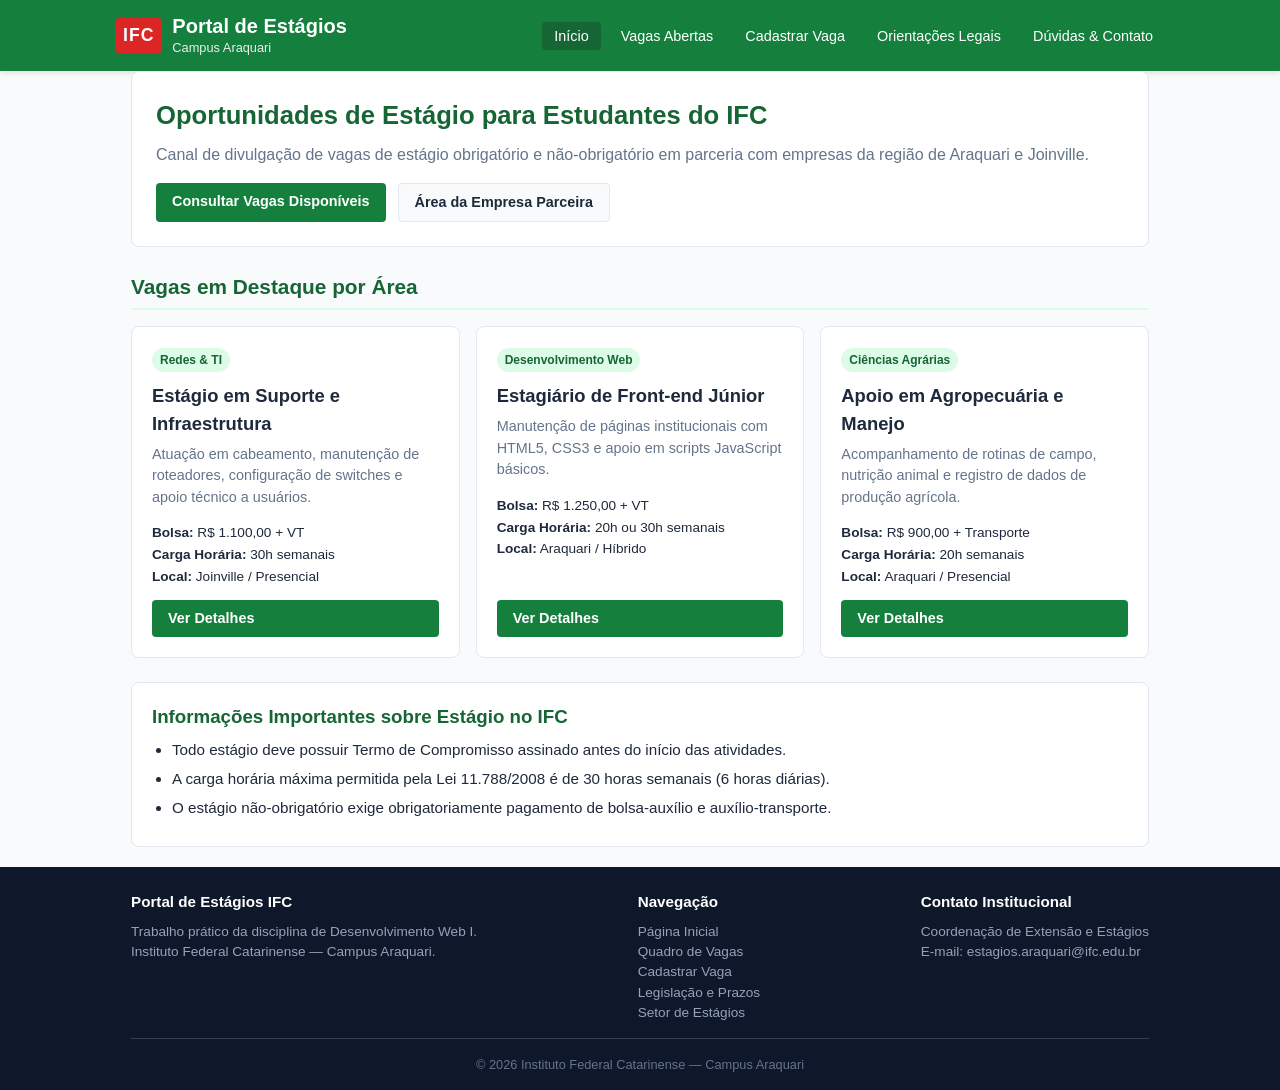
<file: index.html>
<!DOCTYPE html>
<html lang="pt-BR">
<head>
  <meta charset="UTF-8">
  <meta name="viewport" content="width=device-width, initial-scale=1.0">
  <title>Portal de Estágios IFC | Início</title>
  <link rel="stylesheet" href="css/style.css">
</head>
<body>

  <!-- Cabeçalho Institucional Compartilhado -->
  <header>
    <div class="container cabecalho-conteudo">
      <a href="index.html" class="marca">
        <span class="marca-sigla">IFC</span>
        <div class="marca-texto">
          <h1>Portal de Estágios</h1>
          <p>Campus Araquari</p>
        </div>
      </a>
      <nav aria-label="Navegação Principal">
        <ul>
          <li><a href="index.html" class="ativo">Início</a></li>
          <li><a href="vagas.html">Vagas Abertas</a></li>
          <li><a href="empresas.html">Cadastrar Vaga</a></li>
          <li><a href="sobre.html">Orientações Legais</a></li>
          <li><a href="contato.html">Dúvidas & Contato</a></li>
        </ul>
      </nav>
    </div>
  </header>

  <main class="container">

    <!-- Destaque / Apresentação -->
    <section class="hero">
      <h2>Oportunidades de Estágio para Estudantes do IFC</h2>
      <p>
        Canal de divulgação de vagas de estágio obrigatório e não-obrigatório em parceria com empresas da região de Araquari e Joinville.
      </p>
      <div class="botoes-hero">
        <a href="vagas.html" class="btn btn-primario">Consultar Vagas Disponíveis</a>
        <a href="empresas.html" class="btn btn-secundario">Área da Empresa Parceira</a>
      </div>
    </section>

    <!-- Resumo dos Cursos com Vagas Recentes -->
    <section>
      <h2 class="secao-titulo">Vagas em Destaque por Área</h2>
      <div class="grade-cards">
        <article class="card">
          <div>
            <span class="card-tag">Redes & TI</span>
            <h3>Estágio em Suporte e Infraestrutura</h3>
            <p>Atuação em cabeamento, manutenção de roteadores, configuração de switches e apoio técnico a usuários.</p>
            <div class="card-detalhes">
              <strong>Bolsa:</strong> R$ 1.100,00 + VT<br>
              <strong>Carga Horária:</strong> 30h semanais<br>
              <strong>Local:</strong> Joinville / Presencial
            </div>
          </div>
          <a href="vagas.html" class="btn btn-primario">Ver Detalhes</a>
        </article>

        <article class="card">
          <div>
            <span class="card-tag">Desenvolvimento Web</span>
            <h3>Estagiário de Front-end Júnior</h3>
            <p>Manutenção de páginas institucionais com HTML5, CSS3 e apoio em scripts JavaScript básicos.</p>
            <div class="card-detalhes">
              <strong>Bolsa:</strong> R$ 1.250,00 + VT<br>
              <strong>Carga Horária:</strong> 20h ou 30h semanais<br>
              <strong>Local:</strong> Araquari / Híbrido
            </div>
          </div>
          <a href="vagas.html" class="btn btn-primario">Ver Detalhes</a>
        </article>

        <article class="card">
          <div>
            <span class="card-tag">Ciências Agrárias</span>
            <h3>Apoio em Agropecuária e Manejo</h3>
            <p>Acompanhamento de rotinas de campo, nutrição animal e registro de dados de produção agrícola.</p>
            <div class="card-detalhes">
              <strong>Bolsa:</strong> R$ 900,00 + Transporte<br>
              <strong>Carga Horária:</strong> 20h semanais<br>
              <strong>Local:</strong> Araquari / Presencial
            </div>
          </div>
          <a href="vagas.html" class="btn btn-primario">Ver Detalhes</a>
        </article>
      </div>
    </section>

    <!-- Orientações Rápidas -->
    <section class="info-box">
      <h3>Informações Importantes sobre Estágio no IFC</h3>
      <ul>
        <li>Todo estágio deve possuir Termo de Compromisso assinado antes do início das atividades.</li>
        <li>A carga horária máxima permitida pela Lei 11.788/2008 é de 30 horas semanais (6 horas diárias).</li>
        <li>O estágio não-obrigatório exige obrigatoriamente pagamento de bolsa-auxílio e auxílio-transporte.</li>
      </ul>
    </section>

  </main>

  <!-- Rodapé Compartilhado -->
  <footer>
    <div class="container">
      <div class="rodape-conteudo">
        <div class="rodape-coluna">
          <h4>Portal de Estágios IFC</h4>
          <p>Trabalho prático da disciplina de Desenvolvimento Web I.</p>
          <p>Instituto Federal Catarinense — Campus Araquari.</p>
        </div>
        <div class="rodape-coluna">
          <h4>Navegação</h4>
          <ul>
            <li><a href="index.html">Página Inicial</a></li>
            <li><a href="vagas.html">Quadro de Vagas</a></li>
            <li><a href="empresas.html">Cadastrar Vaga</a></li>
            <li><a href="sobre.html">Legislação e Prazos</a></li>
            <li><a href="contato.html">Setor de Estágios</a></li>
          </ul>
        </div>
        <div class="rodape-coluna">
          <h4>Contato Institucional</h4>
          <p>Coordenação de Extensão e Estágios</p>
          <p>E-mail: estagios.araquari@ifc.edu.br</p>
        </div>
      </div>
      <p class="rodape-copy">© 2026 Instituto Federal Catarinense — Campus Araquari</p>
    </div>
  </footer>

</body>
</html>
</file>
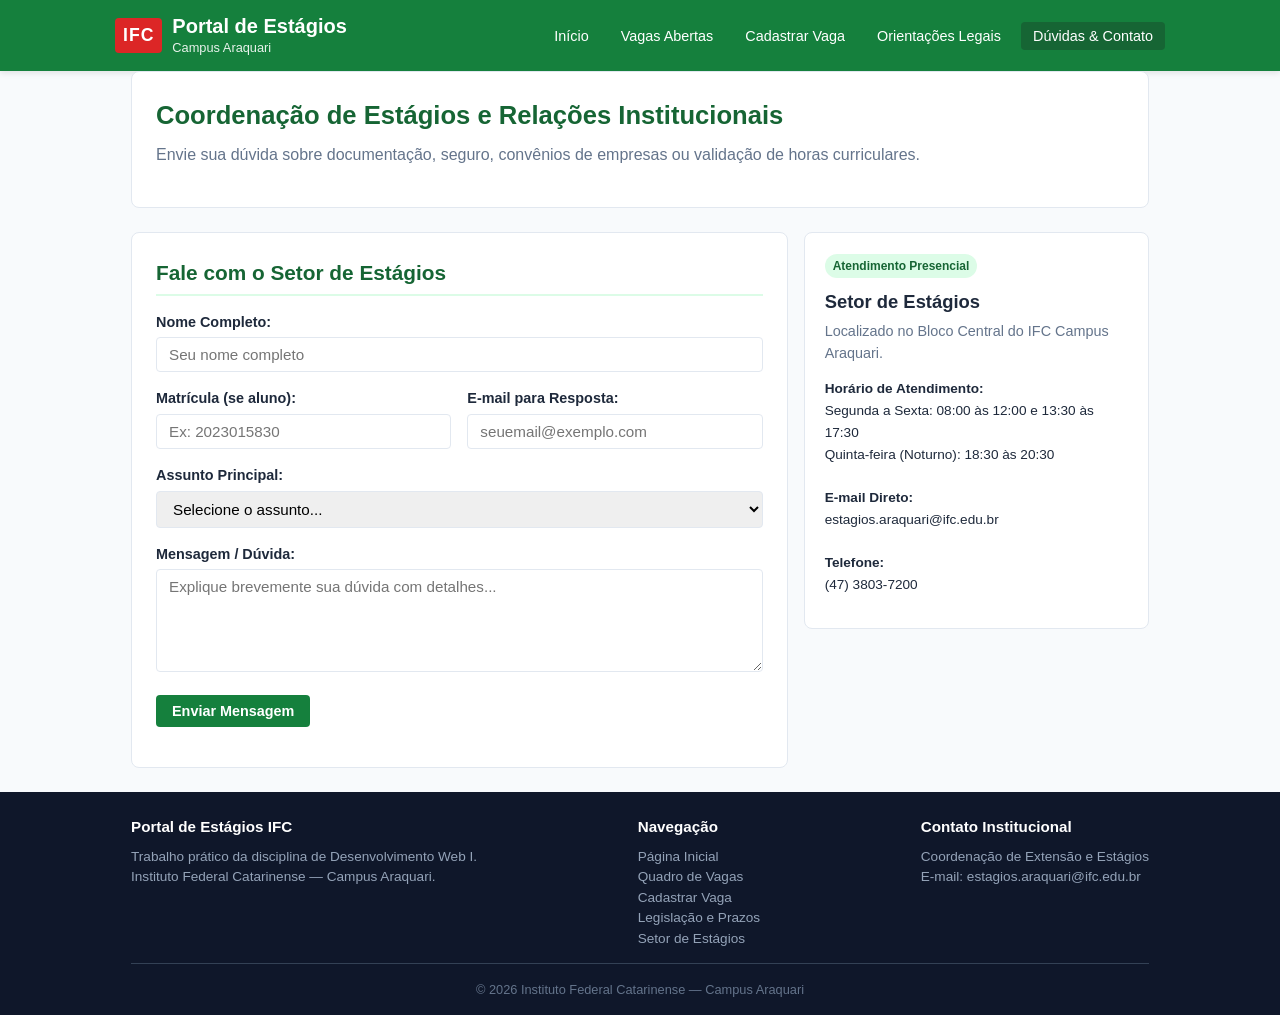
<file: contato.html>
<!DOCTYPE html>
<html lang="pt-BR">
<head>
  <meta charset="UTF-8">
  <meta name="viewport" content="width=device-width, initial-scale=1.0">
  <title>Portal de Estágios IFC | Atendimento e Dúvidas</title>
  <link rel="stylesheet" href="css/style.css">
</head>
<body>

  <!-- Cabeçalho Institucional Compartilhado -->
  <header>
    <div class="container cabecalho-conteudo">
      <a href="index.html" class="marca">
        <span class="marca-sigla">IFC</span>
        <div class="marca-texto">
          <h1>Portal de Estágios</h1>
          <p>Campus Araquari</p>
        </div>
      </a>
      <nav aria-label="Navegação Principal">
        <ul>
          <li><a href="index.html">Início</a></li>
          <li><a href="vagas.html">Vagas Abertas</a></li>
          <li><a href="empresas.html">Cadastrar Vaga</a></li>
          <li><a href="sobre.html">Orientações Legais</a></li>
          <li><a href="contato.html" class="ativo">Dúvidas & Contato</a></li>
        </ul>
      </nav>
    </div>
  </header>

  <main class="container">

    <section class="hero">
      <h2>Coordenação de Estágios e Relações Institucionais</h2>
      <p>Envie sua dúvida sobre documentação, seguro, convênios de empresas ou validação de horas curriculares.</p>
    </section>

    <div class="grade-cards">
      <!-- Formulário de Contato Direto -->
      <section class="formulario-box" style="flex: 2; margin: 0;">
        <h2 class="secao-titulo">Fale com o Setor de Estágios</h2>
        <form action="#" method="post">
          <div class="form-grupo">
            <label for="nome-aluno">Nome Completo:</label>
            <input type="text" id="nome-aluno" name="nome-aluno" required placeholder="Seu nome completo">
          </div>

          <div class="form-linha">
            <div class="form-grupo">
              <label for="matricula">Matrícula (se aluno):</label>
              <input type="text" id="matricula" name="matricula" placeholder="Ex: 2023015830">
            </div>
            <div class="form-grupo">
              <label for="email-contato">E-mail para Resposta:</label>
              <input type="email" id="email-contato" name="email-contato" required placeholder="seuemail@exemplo.com">
            </div>
          </div>

          <div class="form-grupo">
            <label for="tipo-assunto">Assunto Principal:</label>
            <select id="tipo-assunto" name="tipo-assunto" required>
              <option value="">Selecione o assunto...</option>
              <option value="duvida-tce">Dúvida sobre Termo de Compromisso (TCE)</option>
              <option value="seguro">Apólice de Seguro de Estágio</option>
              <option value="relatorio">Entrega de Relatório Parcial / Final</option>
              <option value="convenio">Convênio de Nova Empresa Concedente</option>
              <option value="outro">Outros Assuntos</option>
            </select>
          </div>

          <div class="form-grupo">
            <label for="mensagem">Mensagem / Dúvida:</label>
            <textarea id="mensagem" name="mensagem" rows="5" required placeholder="Explique brevemente sua dúvida com detalhes..."></textarea>
          </div>

          <div class="form-grupo">
            <button type="submit" class="btn btn-primario">Enviar Mensagem</button>
          </div>
        </form>
      </section>

      <!-- Cartão com Informações de Horário e Local -->
      <aside class="card" style="flex: 1; align-self: flex-start;">
        <div>
          <span class="card-tag">Atendimento Presencial</span>
          <h3>Setor de Estágios</h3>
          <p>Localizado no Bloco Central do IFC Campus Araquari.</p>
          <div class="card-detalhes">
            <strong>Horário de Atendimento:</strong><br>
            Segunda a Sexta: 08:00 às 12:00 e 13:30 às 17:30<br>
            Quinta-feira (Noturno): 18:30 às 20:30<br><br>
            <strong>E-mail Direto:</strong><br>
            estagios.araquari@ifc.edu.br<br><br>
            <strong>Telefone:</strong><br>
            (47) 3803-7200
          </div>
        </div>
      </aside>
    </div>

  </main>

  <!-- Rodapé Compartilhado -->
  <footer>
    <div class="container">
      <div class="rodape-conteudo">
        <div class="rodape-coluna">
          <h4>Portal de Estágios IFC</h4>
          <p>Trabalho prático da disciplina de Desenvolvimento Web I.</p>
          <p>Instituto Federal Catarinense — Campus Araquari.</p>
        </div>
        <div class="rodape-coluna">
          <h4>Navegação</h4>
          <ul>
            <li><a href="index.html">Página Inicial</a></li>
            <li><a href="vagas.html">Quadro de Vagas</a></li>
            <li><a href="empresas.html">Cadastrar Vaga</a></li>
            <li><a href="sobre.html">Legislação e Prazos</a></li>
            <li><a href="contato.html">Setor de Estágios</a></li>
          </ul>
        </div>
        <div class="rodape-coluna">
          <h4>Contato Institucional</h4>
          <p>Coordenação de Extensão e Estágios</p>
          <p>E-mail: estagios.araquari@ifc.edu.br</p>
        </div>
      </div>
      <p class="rodape-copy">© 2026 Instituto Federal Catarinense — Campus Araquari</p>
    </div>
  </footer>

</body>
</html>
</file>
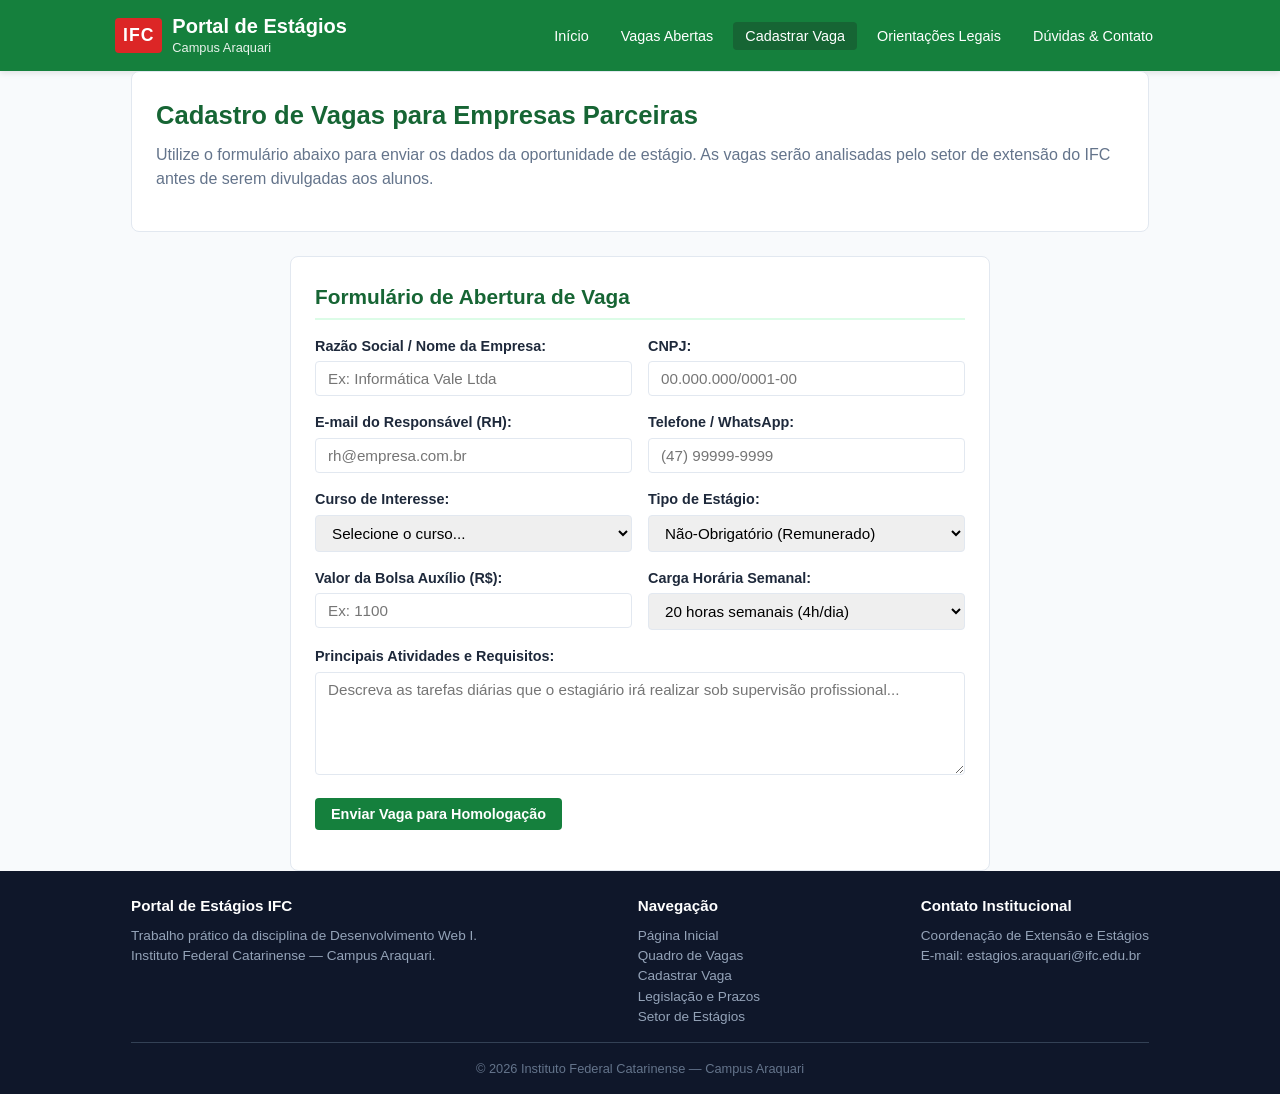
<file: empresas.html>
<!DOCTYPE html>
<html lang="pt-BR">
<head>
  <meta charset="UTF-8">
  <meta name="viewport" content="width=device-width, initial-scale=1.0">
  <title>Portal de Estágios IFC | Cadastro de Vagas</title>
  <link rel="stylesheet" href="css/style.css">
</head>
<body>

  <!-- Cabeçalho Institucional Compartilhado -->
  <header>
    <div class="container cabecalho-conteudo">
      <a href="index.html" class="marca">
        <span class="marca-sigla">IFC</span>
        <div class="marca-texto">
          <h1>Portal de Estágios</h1>
          <p>Campus Araquari</p>
        </div>
      </a>
      <nav aria-label="Navegação Principal">
        <ul>
          <li><a href="index.html">Início</a></li>
          <li><a href="vagas.html">Vagas Abertas</a></li>
          <li><a href="empresas.html" class="ativo">Cadastrar Vaga</a></li>
          <li><a href="sobre.html">Orientações Legais</a></li>
          <li><a href="contato.html">Dúvidas & Contato</a></li>
        </ul>
      </nav>
    </div>
  </header>

  <main class="container">

    <section class="hero">
      <h2>Cadastro de Vagas para Empresas Parceiras</h2>
      <p>
        Utilize o formulário abaixo para enviar os dados da oportunidade de estágio. As vagas serão analisadas pelo setor de extensão do IFC antes de serem divulgadas aos alunos.
      </p>
    </section>

    <!-- Formulário Semântico com Validação Nativa HTML5 -->
    <section class="formulario-box">
      <h2 class="secao-titulo">Formulário de Abertura de Vaga</h2>

      <form action="#" method="post">
        <div class="form-linha">
          <div class="form-grupo">
            <label for="empresa-nome">Razão Social / Nome da Empresa:</label>
            <input type="text" id="empresa-nome" name="empresa-nome" required minlength="3" placeholder="Ex: Informática Vale Ltda">
          </div>
          <div class="form-grupo">
            <label for="empresa-cnpj">CNPJ:</label>
            <input type="text" id="empresa-cnpj" name="empresa-cnpj" required placeholder="00.000.000/0001-00">
          </div>
        </div>

        <div class="form-linha">
          <div class="form-grupo">
            <label for="contato-email">E-mail do Responsável (RH):</label>
            <input type="email" id="contato-email" name="contato-email" required placeholder="rh@empresa.com.br">
          </div>
          <div class="form-grupo">
            <label for="contato-telefone">Telefone / WhatsApp:</label>
            <input type="tel" id="contato-telefone" name="contato-telefone" required placeholder="(47) 99999-9999">
          </div>
        </div>

        <div class="form-linha">
          <div class="form-grupo">
            <label for="curso-alvo">Curso de Interesse:</label>
            <select id="curso-alvo" name="curso-alvo" required>
              <option value="">Selecione o curso...</option>
              <option value="redes">Tecnologia em Redes de Computadores</option>
              <option value="sistemas">Bacharelado em Sistemas de Informação</option>
              <option value="veterinaria">Medicina Veterinária</option>
              <option value="agropecuaria">Técnico em Agropecuária</option>
              <option value="informatica">Técnico em Informática</option>
            </select>
          </div>
          <div class="form-grupo">
            <label for="modalidade">Tipo de Estágio:</label>
            <select id="modalidade" name="modalidade" required>
              <option value="nao-obrigatorio">Não-Obrigatório (Remunerado)</option>
              <option value="obrigatorio">Obrigatório Curricular</option>
            </select>
          </div>
        </div>

        <div class="form-linha">
          <div class="form-grupo">
            <label for="bolsa-valor">Valor da Bolsa Auxílio (R$):</label>
            <input type="number" id="bolsa-valor" name="bolsa-valor" min="0" step="50" required placeholder="Ex: 1100">
          </div>
          <div class="form-grupo">
            <label for="carga-horaria">Carga Horária Semanal:</label>
            <select id="carga-horaria" name="carga-horaria" required>
              <option value="20">20 horas semanais (4h/dia)</option>
              <option value="30">30 horas semanais (6h/dia)</option>
            </select>
          </div>
        </div>

        <div class="form-grupo">
          <label for="descricao-vaga">Principais Atividades e Requisitos:</label>
          <textarea id="descricao-vaga" name="descricao-vaga" rows="5" required placeholder="Descreva as tarefas diárias que o estagiário irá realizar sob supervisão profissional..."></textarea>
        </div>

        <div class="form-grupo">
          <button type="submit" class="btn btn-primario">Enviar Vaga para Homologação</button>
        </div>
      </form>
    </section>

  </main>

  <!-- Rodapé Compartilhado -->
  <footer>
    <div class="container">
      <div class="rodape-conteudo">
        <div class="rodape-coluna">
          <h4>Portal de Estágios IFC</h4>
          <p>Trabalho prático da disciplina de Desenvolvimento Web I.</p>
          <p>Instituto Federal Catarinense — Campus Araquari.</p>
        </div>
        <div class="rodape-coluna">
          <h4>Navegação</h4>
          <ul>
            <li><a href="index.html">Página Inicial</a></li>
            <li><a href="vagas.html">Quadro de Vagas</a></li>
            <li><a href="empresas.html">Cadastrar Vaga</a></li>
            <li><a href="sobre.html">Legislação e Prazos</a></li>
            <li><a href="contato.html">Setor de Estágios</a></li>
          </ul>
        </div>
        <div class="rodape-coluna">
          <h4>Contato Institucional</h4>
          <p>Coordenação de Extensão e Estágios</p>
          <p>E-mail: estagios.araquari@ifc.edu.br</p>
        </div>
      </div>
      <p class="rodape-copy">© 2026 Instituto Federal Catarinense — Campus Araquari</p>
    </div>
  </footer>

</body>
</html>
</file>
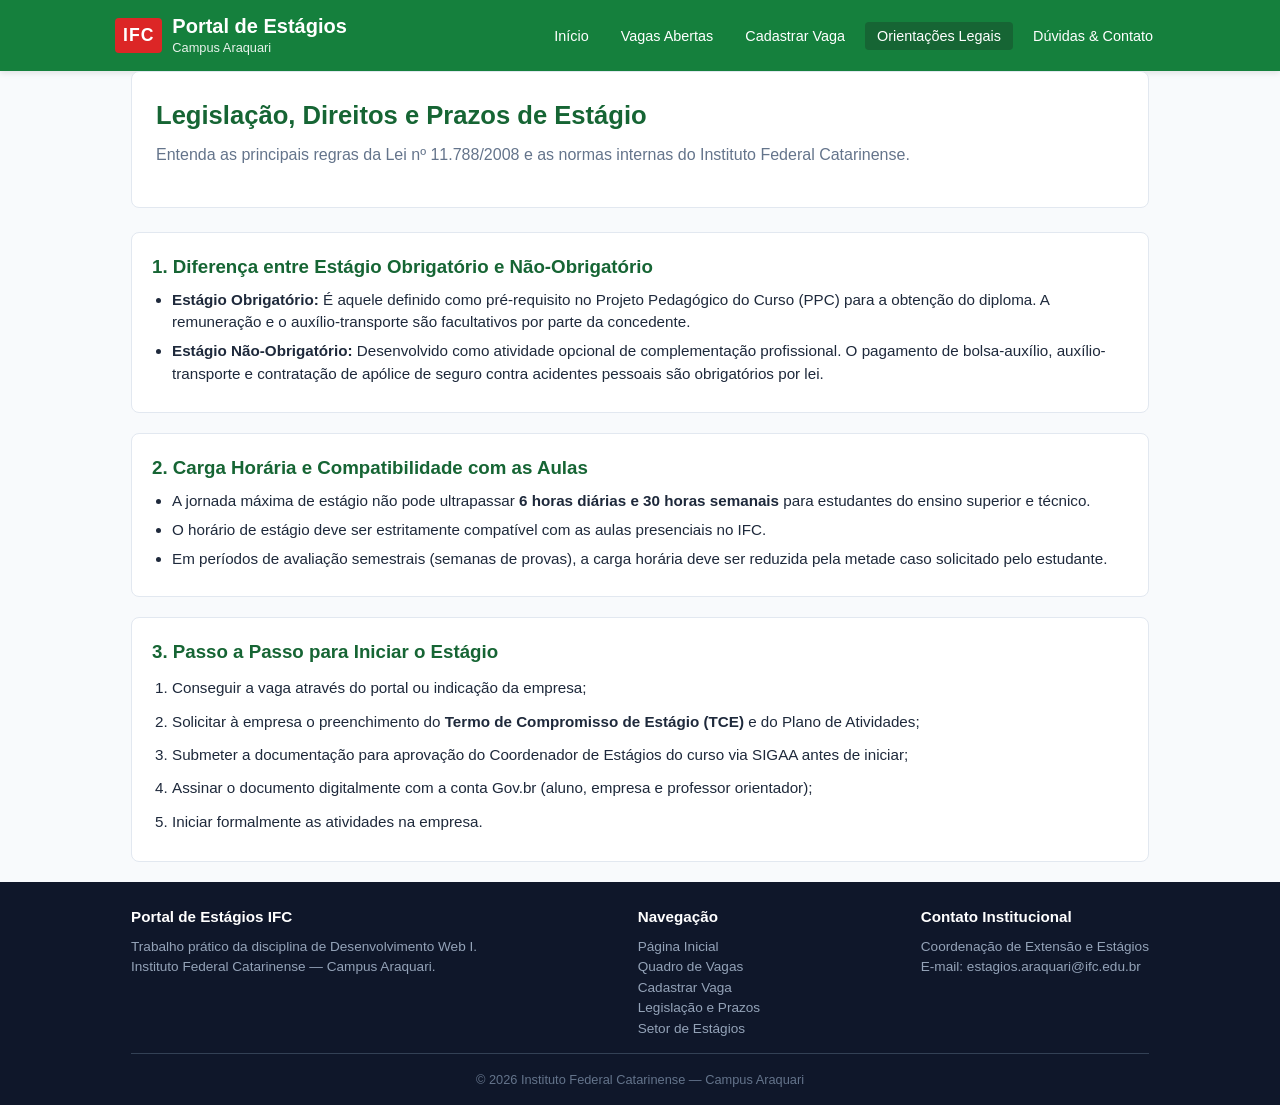
<file: sobre.html>
<!DOCTYPE html>
<html lang="pt-BR">
<head>
  <meta charset="UTF-8">
  <meta name="viewport" content="width=device-width, initial-scale=1.0">
  <title>Portal de Estágios IFC | Orientações Legais</title>
  <link rel="stylesheet" href="css/style.css">
</head>
<body>

  <!-- Cabeçalho Institucional Compartilhado -->
  <header>
    <div class="container cabecalho-conteudo">
      <a href="index.html" class="marca">
        <span class="marca-sigla">IFC</span>
        <div class="marca-texto">
          <h1>Portal de Estágios</h1>
          <p>Campus Araquari</p>
        </div>
      </a>
      <nav aria-label="Navegação Principal">
        <ul>
          <li><a href="index.html">Início</a></li>
          <li><a href="vagas.html">Vagas Abertas</a></li>
          <li><a href="empresas.html">Cadastrar Vaga</a></li>
          <li><a href="sobre.html" class="ativo">Orientações Legais</a></li>
          <li><a href="contato.html">Dúvidas & Contato</a></li>
        </ul>
      </nav>
    </div>
  </header>

  <main class="container">

    <section class="hero">
      <h2>Legislação, Direitos e Prazos de Estágio</h2>
      <p>Entenda as principais regras da Lei nº 11.788/2008 e as normas internas do Instituto Federal Catarinense.</p>
    </section>

    <!-- Seções Informativas com Flexbox e Caixas de Texto -->
    <section class="info-box">
      <h3>1. Diferença entre Estágio Obrigatório e Não-Obrigatório</h3>
      <ul>
        <li><strong>Estágio Obrigatório:</strong> É aquele definido como pré-requisito no Projeto Pedagógico do Curso (PPC) para a obtenção do diploma. A remuneração e o auxílio-transporte são facultativos por parte da concedente.</li>
        <li><strong>Estágio Não-Obrigatório:</strong> Desenvolvido como atividade opcional de complementação profissional. O pagamento de bolsa-auxílio, auxílio-transporte e contratação de apólice de seguro contra acidentes pessoais são obrigatórios por lei.</li>
      </ul>
    </section>

    <section class="info-box">
      <h3>2. Carga Horária e Compatibilidade com as Aulas</h3>
      <ul>
        <li>A jornada máxima de estágio não pode ultrapassar <strong>6 horas diárias e 30 horas semanais</strong> para estudantes do ensino superior e técnico.</li>
        <li>O horário de estágio deve ser estritamente compatível com as aulas presenciais no IFC.</li>
        <li>Em períodos de avaliação semestrais (semanas de provas), a carga horária deve ser reduzida pela metade caso solicitado pelo estudante.</li>
      </ul>
    </section>

    <section class="info-box">
      <h3>3. Passo a Passo para Iniciar o Estágio</h3>
      <ol style="padding-left: 20px; font-size: 0.95rem; line-height: 1.8;">
        <li>Conseguir a vaga através do portal ou indicação da empresa;</li>
        <li>Solicitar à empresa o preenchimento do <strong>Termo de Compromisso de Estágio (TCE)</strong> e do Plano de Atividades;</li>
        <li>Submeter a documentação para aprovação do Coordenador de Estágios do curso via SIGAA antes de iniciar;</li>
        <li>Assinar o documento digitalmente com a conta Gov.br (aluno, empresa e professor orientador);</li>
        <li>Iniciar formalmente as atividades na empresa.</li>
      </ol>
    </section>

  </main>

  <!-- Rodapé Compartilhado -->
  <footer>
    <div class="container">
      <div class="rodape-conteudo">
        <div class="rodape-coluna">
          <h4>Portal de Estágios IFC</h4>
          <p>Trabalho prático da disciplina de Desenvolvimento Web I.</p>
          <p>Instituto Federal Catarinense — Campus Araquari.</p>
        </div>
        <div class="rodape-coluna">
          <h4>Navegação</h4>
          <ul>
            <li><a href="index.html">Página Inicial</a></li>
            <li><a href="vagas.html">Quadro de Vagas</a></li>
            <li><a href="empresas.html">Cadastrar Vaga</a></li>
            <li><a href="sobre.html">Legislação e Prazos</a></li>
            <li><a href="contato.html">Setor de Estágios</a></li>
          </ul>
        </div>
        <div class="rodape-coluna">
          <h4>Contato Institucional</h4>
          <p>Coordenação de Extensão e Estágios</p>
          <p>E-mail: estagios.araquari@ifc.edu.br</p>
        </div>
      </div>
      <p class="rodape-copy">© 2026 Instituto Federal Catarinense — Campus Araquari</p>
    </div>
  </footer>

</body>
</html>
</file>
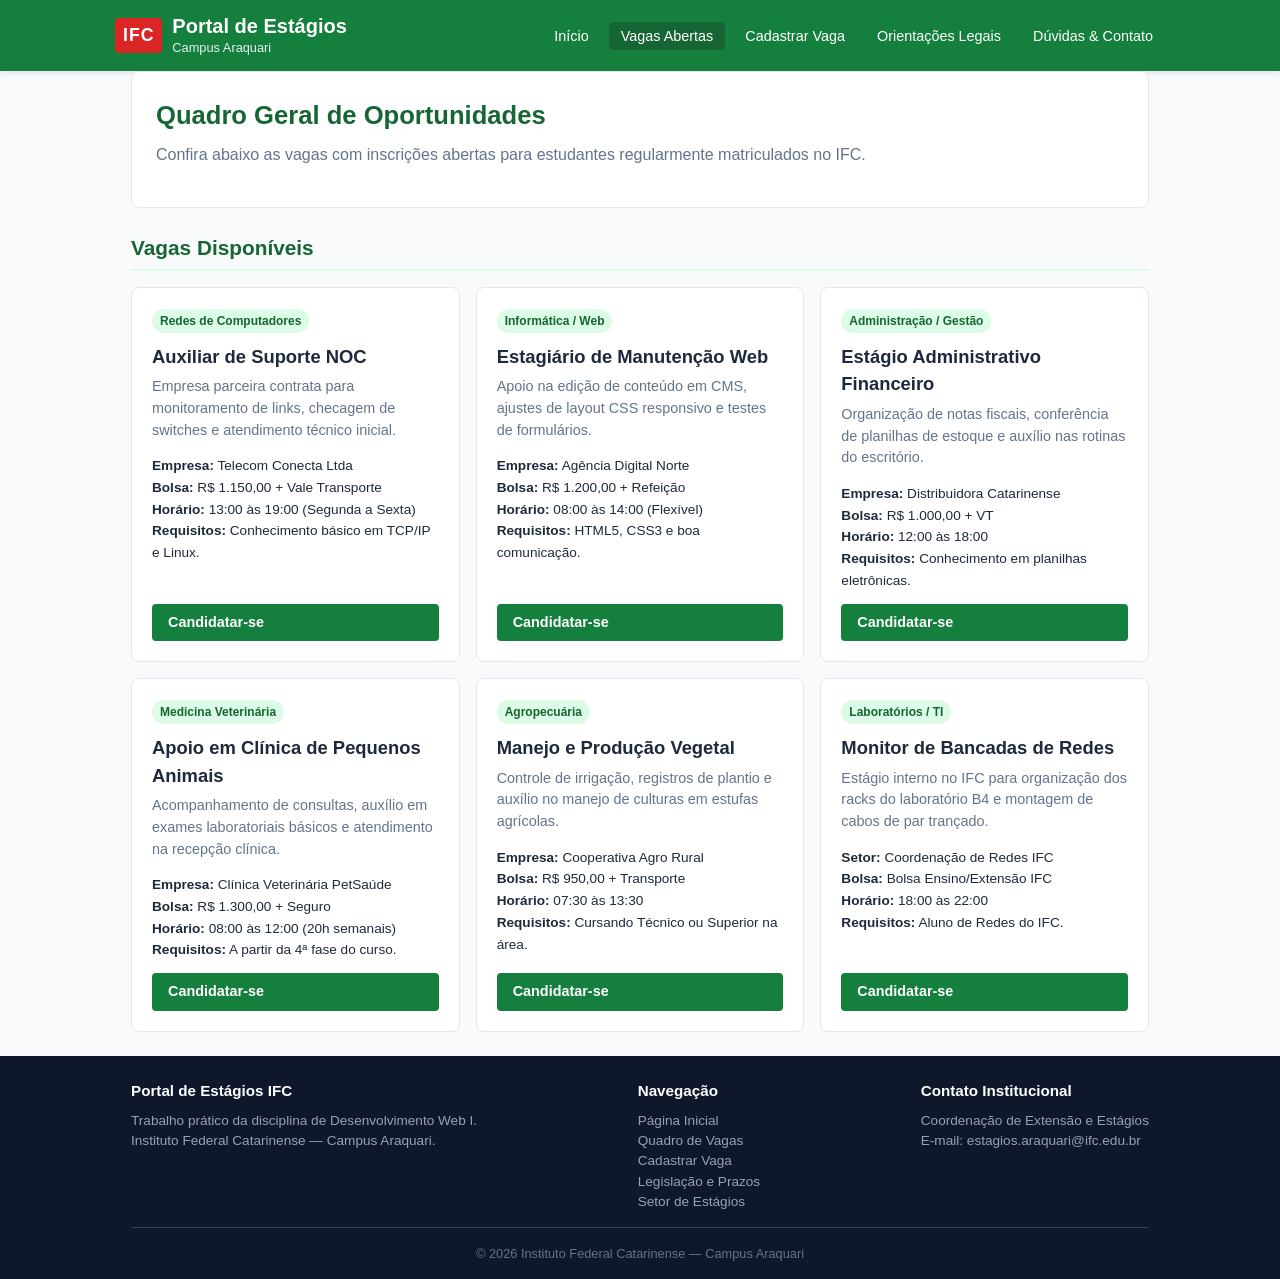
<file: vagas.html>
<!DOCTYPE html>
<html lang="pt-BR">
<head>
  <meta charset="UTF-8">
  <meta name="viewport" content="width=device-width, initial-scale=1.0">
  <title>Portal de Estágios IFC | Vagas Abertas</title>
  <link rel="stylesheet" href="css/style.css">
</head>
<body>

  <!-- Cabeçalho Institucional Compartilhado -->
  <header>
    <div class="container cabecalho-conteudo">
      <a href="index.html" class="marca">
        <span class="marca-sigla">IFC</span>
        <div class="marca-texto">
          <h1>Portal de Estágios</h1>
          <p>Campus Araquari</p>
        </div>
      </a>
      <nav aria-label="Navegação Principal">
        <ul>
          <li><a href="index.html">Início</a></li>
          <li><a href="vagas.html" class="ativo">Vagas Abertas</a></li>
          <li><a href="empresas.html">Cadastrar Vaga</a></li>
          <li><a href="sobre.html">Orientações Legais</a></li>
          <li><a href="contato.html">Dúvidas & Contato</a></li>
        </ul>
      </nav>
    </div>
  </header>

  <main class="container">

    <section class="hero">
      <h2>Quadro Geral de Oportunidades</h2>
      <p>Confira abaixo as vagas com inscrições abertas para estudantes regularmente matriculados no IFC.</p>
    </section>

    <!-- Lista de Vagas com Flexbox -->
    <section>
      <h2 class="secao-titulo">Vagas Disponíveis</h2>

      <div class="grade-cards">
        <!-- Vaga 1 -->
        <article class="card">
          <div>
            <span class="card-tag">Redes de Computadores</span>
            <h3>Auxiliar de Suporte NOC</h3>
            <p>Empresa parceira contrata para monitoramento de links, checagem de switches e atendimento técnico inicial.</p>
            <div class="card-detalhes">
              <strong>Empresa:</strong> Telecom Conecta Ltda<br>
              <strong>Bolsa:</strong> R$ 1.150,00 + Vale Transporte<br>
              <strong>Horário:</strong> 13:00 às 19:00 (Segunda a Sexta)<br>
              <strong>Requisitos:</strong> Conhecimento básico em TCP/IP e Linux.
            </div>
          </div>
          <a href="contato.html" class="btn btn-primario">Candidatar-se</a>
        </article>

        <!-- Vaga 2 -->
        <article class="card">
          <div>
            <span class="card-tag">Informática / Web</span>
            <h3>Estagiário de Manutenção Web</h3>
            <p>Apoio na edição de conteúdo em CMS, ajustes de layout CSS responsivo e testes de formulários.</p>
            <div class="card-detalhes">
              <strong>Empresa:</strong> Agência Digital Norte<br>
              <strong>Bolsa:</strong> R$ 1.200,00 + Refeição<br>
              <strong>Horário:</strong> 08:00 às 14:00 (Flexível)<br>
              <strong>Requisitos:</strong> HTML5, CSS3 e boa comunicação.
            </div>
          </div>
          <a href="contato.html" class="btn btn-primario">Candidatar-se</a>
        </article>

        <!-- Vaga 3 -->
        <article class="card">
          <div>
            <span class="card-tag">Administração / Gestão</span>
            <h3>Estágio Administrativo Financeiro</h3>
            <p>Organização de notas fiscais, conferência de planilhas de estoque e auxílio nas rotinas do escritório.</p>
            <div class="card-detalhes">
              <strong>Empresa:</strong> Distribuidora Catarinense<br>
              <strong>Bolsa:</strong> R$ 1.000,00 + VT<br>
              <strong>Horário:</strong> 12:00 às 18:00<br>
              <strong>Requisitos:</strong> Conhecimento em planilhas eletrônicas.
            </div>
          </div>
          <a href="contato.html" class="btn btn-primario">Candidatar-se</a>
        </article>

        <!-- Vaga 4 -->
        <article class="card">
          <div>
            <span class="card-tag">Medicina Veterinária</span>
            <h3>Apoio em Clínica de Pequenos Animais</h3>
            <p>Acompanhamento de consultas, auxílio em exames laboratoriais básicos e atendimento na recepção clínica.</p>
            <div class="card-detalhes">
              <strong>Empresa:</strong> Clínica Veterinária PetSaúde<br>
              <strong>Bolsa:</strong> R$ 1.300,00 + Seguro<br>
              <strong>Horário:</strong> 08:00 às 12:00 (20h semanais)<br>
              <strong>Requisitos:</strong> A partir da 4ª fase do curso.
            </div>
          </div>
          <a href="contato.html" class="btn btn-primario">Candidatar-se</a>
        </article>

        <!-- Vaga 5 -->
        <article class="card">
          <div>
            <span class="card-tag">Agropecuária</span>
            <h3>Manejo e Produção Vegetal</h3>
            <p>Controle de irrigação, registros de plantio e auxílio no manejo de culturas em estufas agrícolas.</p>
            <div class="card-detalhes">
              <strong>Empresa:</strong> Cooperativa Agro Rural<br>
              <strong>Bolsa:</strong> R$ 950,00 + Transporte<br>
              <strong>Horário:</strong> 07:30 às 13:30<br>
              <strong>Requisitos:</strong> Cursando Técnico ou Superior na área.
            </div>
          </div>
          <a href="contato.html" class="btn btn-primario">Candidatar-se</a>
        </article>

        <!-- Vaga 6 -->
        <article class="card">
          <div>
            <span class="card-tag">Laboratórios / TI</span>
            <h3>Monitor de Bancadas de Redes</h3>
            <p>Estágio interno no IFC para organização dos racks do laboratório B4 e montagem de cabos de par trançado.</p>
            <div class="card-detalhes">
              <strong>Setor:</strong> Coordenação de Redes IFC<br>
              <strong>Bolsa:</strong> Bolsa Ensino/Extensão IFC<br>
              <strong>Horário:</strong> 18:00 às 22:00<br>
              <strong>Requisitos:</strong> Aluno de Redes do IFC.
            </div>
          </div>
          <a href="contato.html" class="btn btn-primario">Candidatar-se</a>
        </article>
      </div>
    </section>

  </main>

  <!-- Rodapé Compartilhado -->
  <footer>
    <div class="container">
      <div class="rodape-conteudo">
        <div class="rodape-coluna">
          <h4>Portal de Estágios IFC</h4>
          <p>Trabalho prático da disciplina de Desenvolvimento Web I.</p>
          <p>Instituto Federal Catarinense — Campus Araquari.</p>
        </div>
        <div class="rodape-coluna">
          <h4>Navegação</h4>
          <ul>
            <li><a href="index.html">Página Inicial</a></li>
            <li><a href="vagas.html">Quadro de Vagas</a></li>
            <li><a href="empresas.html">Cadastrar Vaga</a></li>
            <li><a href="sobre.html">Legislação e Prazos</a></li>
            <li><a href="contato.html">Setor de Estágios</a></li>
          </ul>
        </div>
        <div class="rodape-coluna">
          <h4>Contato Institucional</h4>
          <p>Coordenação de Extensão e Estágios</p>
          <p>E-mail: estagios.araquari@ifc.edu.br</p>
        </div>
      </div>
      <p class="rodape-copy">© 2026 Instituto Federal Catarinense — Campus Araquari</p>
    </div>
  </footer>

</body>
</html>
</file>
<file: css/style.css>
/* ====================================================================
   ESTILOS GLOBAIS - PORTAL DE ESTÁGIOS IFC (css/style.css)
   Padrão: HTML5 Semântico, Flexbox, Cores Institucionais e Responsivo
   ==================================================================== */

:root {
  --verde-ifc: #15803d;
  --verde-escuro: #166534;
  --verde-claro: #dcfce7;
  --vermelho-ifc: #dc2626;
  --cinza-fundo: #f8fafc;
  --cinza-borda: #e2e8f0;
  --texto-principal: #1e293b;
  --texto-mutado: #64748b;
  --branco: #ffffff;
}

* {
  box-sizing: border-box;
  margin: 0;
  padding: 0;
}

body {
  font-family: Arial, Helvetica, sans-serif;
  color: var(--texto-principal);
  background-color: var(--cinza-fundo);
  line-height: 1.5;
  min-height: 100vh;
  display: flex;
  flex-direction: column;
}

/* Container padrão */
.container {
  max-width: 1050px;
  margin: 0 auto;
  padding: 0 16px;
  width: 100%;
}

/* 1. Cabeçalho e Navegação */
header {
  background-color: var(--verde-ifc);
  color: var(--branco);
  box-shadow: 0 2px 6px rgba(0, 0, 0, 0.1);
}

.cabecalho-conteudo {
  display: flex;
  align-items: center;
  justify-content: space-between;
  padding: 14px 0;
  flex-wrap: wrap;
  gap: 12px;
}

.marca {
  display: flex;
  align-items: center;
  gap: 10px;
  text-decoration: none;
  color: var(--branco);
}

.marca-sigla {
  background-color: var(--vermelho-ifc);
  font-weight: bold;
  padding: 4px 8px;
  border-radius: 4px;
  font-size: 1.1rem;
  letter-spacing: 1px;
}

.marca-texto h1 {
  font-size: 1.25rem;
  font-weight: bold;
  line-height: 1.2;
}

.marca-texto p {
  font-size: 0.8rem;
  opacity: 0.9;
}

nav ul {
  list-style: none;
  display: flex;
  gap: 8px;
  flex-wrap: wrap;
}

nav a {
  color: var(--branco);
  text-decoration: none;
  font-weight: 500;
  font-size: 0.9rem;
  padding: 6px 12px;
  border-radius: 4px;
  transition: background-color 0.2s;
}

nav a:hover,
nav a.ativo {
  background-color: var(--verde-escuro);
}

/* 2. Conteúdo Principal */
main {
  flex: 1;
  padding: 30px 0;
}

/* Seção Destaque / Banner */
.hero {
  background-color: var(--branco);
  border: 1px solid var(--cinza-borda);
  border-radius: 8px;
  padding: 24px;
  margin-bottom: 24px;
}

.hero h2 {
  color: var(--verde-escuro);
  font-size: 1.6rem;
  margin-bottom: 8px;
}

.hero p {
  color: var(--texto-mutado);
  font-size: 1rem;
  margin-bottom: 16px;
}

.botoes-hero {
  display: flex;
  gap: 12px;
  flex-wrap: wrap;
}

/* Botões */
.btn {
  display: inline-block;
  padding: 8px 16px;
  border-radius: 4px;
  text-decoration: none;
  font-weight: 600;
  font-size: 0.9rem;
  cursor: pointer;
  border: none;
  transition: opacity 0.2s;
}

.btn:hover {
  opacity: 0.9;
}

.btn-primario {
  background-color: var(--verde-ifc);
  color: var(--branco);
}

.btn-secundario {
  background-color: var(--cinza-fundo);
  color: var(--texto-principal);
  border: 1px solid var(--cinza-borda);
}

/* Grade de Cards com Flexbox */
.secao-titulo {
  font-size: 1.3rem;
  color: var(--verde-escuro);
  margin-bottom: 16px;
  border-bottom: 2px solid var(--verde-claro);
  padding-bottom: 6px;
}

.grade-cards {
  display: flex;
  gap: 16px;
  flex-wrap: wrap;
  margin-bottom: 24px;
}

.card {
  background-color: var(--branco);
  border: 1px solid var(--cinza-borda);
  border-radius: 8px;
  padding: 20px;
  flex: 1 1 calc(33.333% - 16px);
  min-width: 260px;
  display: flex;
  flex-direction: column;
  justify-content: space-between;
}

.card h3 {
  font-size: 1.15rem;
  color: var(--texto-principal);
  margin-bottom: 6px;
}

.card-tag {
  display: inline-block;
  font-size: 0.75rem;
  font-weight: bold;
  padding: 3px 8px;
  border-radius: 12px;
  background-color: var(--verde-claro);
  color: var(--verde-escuro);
  margin-bottom: 10px;
  align-self: flex-start;
}

.card p {
  font-size: 0.9rem;
  color: var(--texto-mutado);
  margin-bottom: 14px;
  flex: 1;
}

.card-detalhes {
  font-size: 0.85rem;
  color: var(--texto-principal);
  margin-bottom: 12px;
  line-height: 1.6;
}

/* Formulários */
.formulario-box {
  background-color: var(--branco);
  border: 1px solid var(--cinza-borda);
  border-radius: 8px;
  padding: 24px;
  max-width: 700px;
  margin: 0 auto;
}

.form-grupo {
  margin-bottom: 16px;
}

.form-grupo label {
  display: block;
  font-weight: 600;
  font-size: 0.9rem;
  margin-bottom: 4px;
}

.form-grupo input,
.form-grupo select,
.form-grupo textarea {
  width: 100%;
  padding: 8px 12px;
  border: 1px solid var(--cinza-borda);
  border-radius: 4px;
  font-size: 0.95rem;
  font-family: inherit;
}

.form-grupo input:focus,
.form-grupo select:focus,
.form-grupo textarea:focus {
  outline: none;
  border-color: var(--verde-ifc);
}

.form-linha {
  display: flex;
  gap: 16px;
  flex-wrap: wrap;
}

.form-linha .form-grupo {
  flex: 1;
  min-width: 200px;
}

/* Tabelas e Caixas Informativas */
.info-box {
  background-color: var(--branco);
  border: 1px solid var(--cinza-borda);
  border-radius: 8px;
  padding: 20px;
  margin-bottom: 20px;
}

.info-box h3 {
  color: var(--verde-escuro);
  margin-bottom: 8px;
}

.info-box ul {
  padding-left: 20px;
  font-size: 0.95rem;
  color: var(--texto-principal);
}

.info-box li {
  margin-bottom: 6px;
}

/* 3. Rodapé */
footer {
  background-color: #0f172a;
  color: #94a3b8;
  padding: 24px 0 16px 0;
  font-size: 0.85rem;
  margin-top: auto;
}

.rodape-conteudo {
  display: flex;
  justify-content: space-between;
  flex-wrap: wrap;
  gap: 20px;
  margin-bottom: 16px;
  border-bottom: 1px solid #334155;
  padding-bottom: 14px;
}

.rodape-coluna h4 {
  color: var(--branco);
  font-size: 0.95rem;
  margin-bottom: 8px;
}

.rodape-coluna ul {
  list-style: none;
}

.rodape-coluna a {
  color: #94a3b8;
  text-decoration: none;
}

.rodape-coluna a:hover {
  color: var(--branco);
}

.rodape-copy {
  text-align: center;
  font-size: 0.8rem;
  color: #64748b;
}

/* Responsividade Mobile */
@media (max-width: 768px) {
  .cabecalho-conteudo {
    flex-direction: column;
    align-items: flex-start;
  }

  nav ul {
    width: 100%;
  }

  .card {
    flex: 1 1 100%;
  }

  .form-linha {
    flex-direction: column;
    gap: 0;
  }
}
</file>
